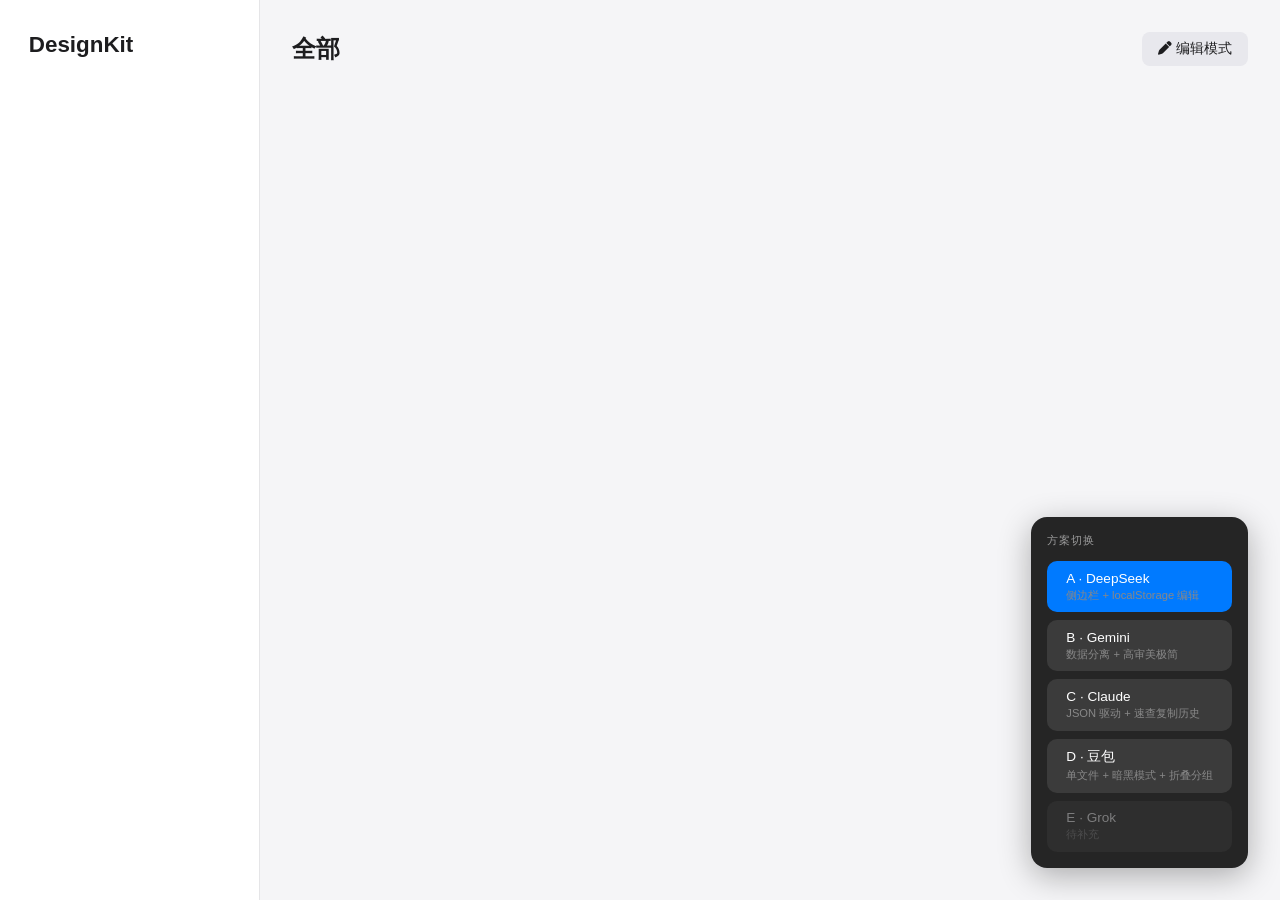
<file: schemes/compare.html>
<!DOCTYPE html>
<html lang="zh-CN">
<head>
<meta charset="UTF-8">
<meta name="viewport" content="width=device-width, initial-scale=1.0">
<title>DesignKit - 方案对比</title>
<style>
* { margin: 0; padding: 0; box-sizing: border-box; }
body { font-family: -apple-system, BlinkMacSystemFont, sans-serif; background: #f0f0f0; }
.switcher {
    position: fixed;
    bottom: 2rem;
    right: 2rem;
    z-index: 9999;
    display: flex;
    flex-direction: column;
    gap: 0.5rem;
    background: rgba(0,0,0,0.85);
    backdrop-filter: blur(10px);
    padding: 1rem;
    border-radius: 16px;
    box-shadow: 0 8px 32px rgba(0,0,0,0.3);
}
.switcher-title {
    color: #999;
    font-size: 0.7rem;
    text-transform: uppercase;
    letter-spacing: 0.1em;
    margin-bottom: 0.3rem;
}
.switcher button {
    padding: 0.6rem 1.2rem;
    border: none;
    border-radius: 10px;
    font-size: 0.85rem;
    font-weight: 500;
    cursor: pointer;
    transition: all 0.2s;
    background: rgba(255,255,255,0.1);
    color: #fff;
    text-align: left;
}
.switcher button:hover { background: rgba(255,255,255,0.2); }
.switcher button.active { background: #007AFF; color: #fff; }
.switcher .scheme-label { font-size: 0.7rem; color: #888; margin-top: 2px; }
iframe {
    width: 100%;
    height: 100vh;
    border: none;
    display: block;
}
</style>
</head>
<body>
<iframe id="preview" src="deepseek.html"></iframe>

<div class="switcher">
    <div class="switcher-title">方案切换</div>
    <button class="active" onclick="switchScheme('deepseek.html', this)">
        A · DeepSeek
        <div class="scheme-label">侧边栏 + localStorage 编辑</div>
    </button>
    <button onclick="switchScheme('gemini.html', this)">
        B · Gemini
        <div class="scheme-label">数据分离 + 高审美极简</div>
    </button>
    <button onclick="switchScheme('claude.html', this)">
        C · Claude
        <div class="scheme-label">JSON 驱动 + 速查复制历史</div>
    </button>
    <button onclick="switchScheme('doubao.html', this)">
        D · 豆包
        <div class="scheme-label">单文件 + 暗黑模式 + 折叠分组</div>
    </button>
    <button onclick="switchScheme('#', this)" disabled style="opacity:0.4">
        E · Grok
        <div class="scheme-label">待补充</div>
    </button>
</div>

<script>
function switchScheme(url, btn) {
    document.getElementById('preview').src = url;
    document.querySelectorAll('.switcher button').forEach(b => b.classList.remove('active'));
    btn.classList.add('active');
}
</script>
</body>
</html>
</file>
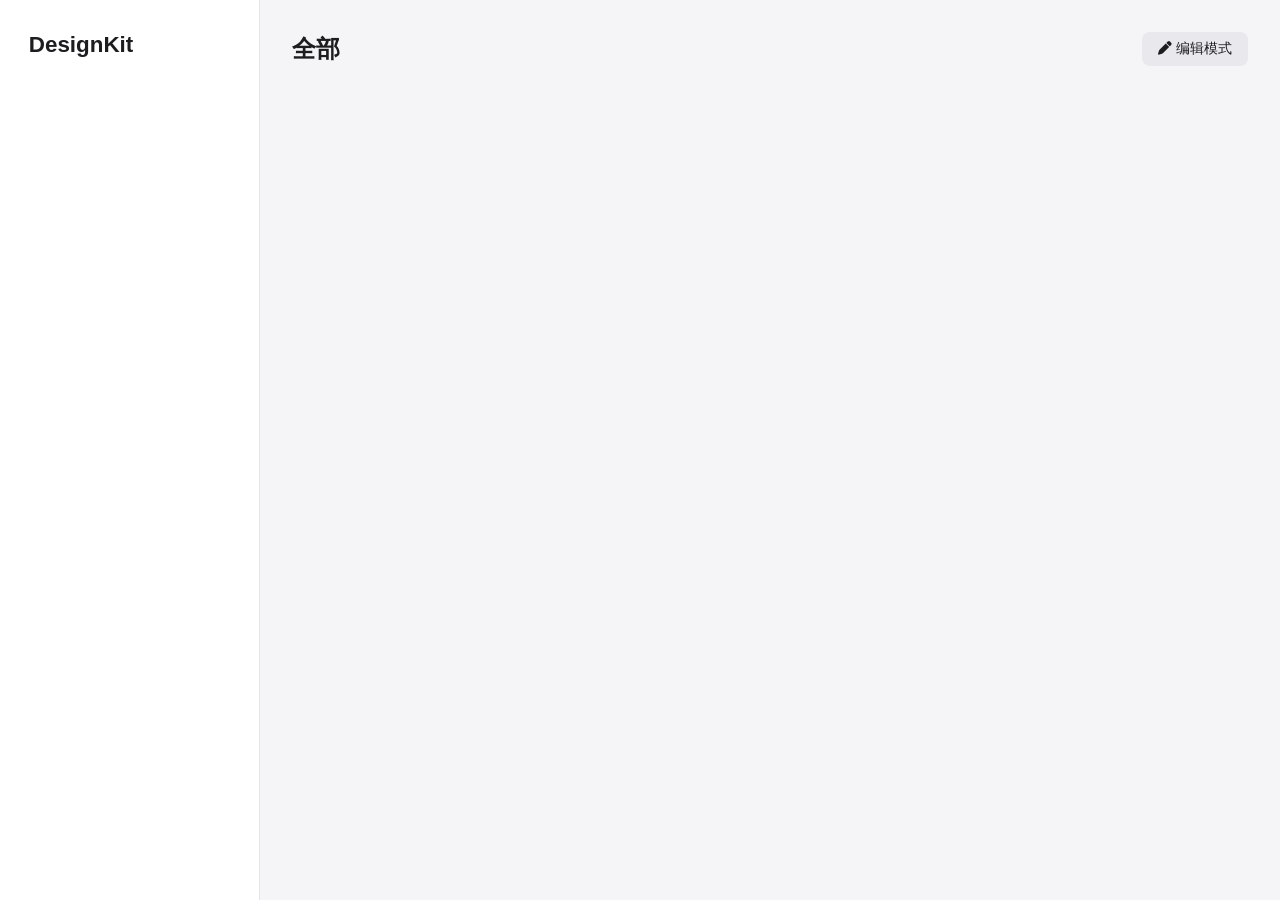
<file: schemes/deepseek.html>
<!DOCTYPE html>
<html lang="zh-CN">
<head>
<meta charset="UTF-8">
<meta name="viewport" content="width=device-width, initial-scale=1.0">
<title>DesignKit - DeepSeek 方案</title>
<link rel="stylesheet" href="https://cdnjs.cloudflare.com/ajax/libs/font-awesome/6.5.0/css/all.min.css">
<style>
* { margin: 0; padding: 0; box-sizing: border-box; }
body {
    font-family: -apple-system, BlinkMacSystemFont, "Segoe UI", Roboto, sans-serif;
    background: #F5F5F7;
    color: #1d1d1f;
    min-height: 100vh;
}
.app { display: flex; min-height: 100vh; }
.sidebar {
    width: 260px;
    background: #fff;
    border-right: 1px solid #e5e5e7;
    padding: 2rem 1rem;
    position: fixed;
    top: 0;
    left: 0;
    height: 100vh;
    overflow-y: auto;
    z-index: 30;
}
.sidebar h1 { font-size: 1.4rem; font-weight: 700; padding: 0 0.8rem; margin-bottom: 1.5rem; }
.sidebar-item {
    display: block;
    width: 100%;
    padding: 0.7rem 0.8rem;
    border: none;
    background: none;
    text-align: left;
    font-size: 0.9rem;
    color: #666;
    border-radius: 8px;
    cursor: pointer;
    transition: all 0.15s;
}
.sidebar-item:hover { background: #f0f0f2; color: #1d1d1f; }
.sidebar-item.active { background: #e8e8ed; color: #1d1d1f; font-weight: 500; }
.main { margin-left: 260px; flex: 1; padding: 2rem; }
.top-bar {
    display: flex;
    justify-content: space-between;
    align-items: center;
    margin-bottom: 2rem;
}
.top-bar h2 { font-size: 1.5rem; font-weight: 600; }
.btn {
    padding: 0.5rem 1rem;
    border: none;
    border-radius: 8px;
    font-size: 0.85rem;
    cursor: pointer;
    transition: all 0.15s;
    background: #e8e8ed;
    color: #1d1d1f;
}
.btn:hover { background: #d8d8dd; }
.btn-primary { background: #007AFF; color: #fff; }
.btn-primary:hover { background: #0066d6; }
.btn-danger { background: #FF3B30; color: #fff; }
.btn-danger:hover { background: #d63029; }
.cards-grid {
    display: grid;
    grid-template-columns: repeat(auto-fill, minmax(280px, 1fr));
    gap: 1rem;
}
.card {
    background: #fff;
    border-radius: 16px;
    padding: 1.2rem;
    box-shadow: 0 2px 8px rgba(0,0,0,0.04);
    transition: all 0.2s;
    position: relative;
    cursor: pointer;
}
.card:hover { transform: translateY(-2px); box-shadow: 0 6px 20px rgba(0,0,0,0.08); }
.card-title { font-size: 1rem; font-weight: 600; margin-bottom: 0.4rem; }
.card-desc { font-size: 0.82rem; color: #86868b; line-height: 1.4; }
.card-type-link .card-url { font-size: 0.75rem; color: #007AFF; margin-top: 0.5rem; word-break: break-all; }
.card-type-copy { border-left: 3px solid #007AFF; }
.card-type-copy .copy-hint { font-size: 0.75rem; color: #007AFF; margin-top: 0.5rem; }
.card-type-memo { border-left: 3px solid #FF9500; }
.card-actions {
    position: absolute;
    top: 0.8rem;
    right: 0.8rem;
    display: none;
    gap: 0.4rem;
}
.editing .card-actions { display: flex; }
.card-actions button {
    width: 28px;
    height: 28px;
    border: none;
    border-radius: 6px;
    background: #f0f0f2;
    cursor: pointer;
    font-size: 0.75rem;
    display: flex;
    align-items: center;
    justify-content: center;
}
.card-actions button:hover { background: #e0e0e5; }
.copied-toast {
    position: absolute;
    top: 50%;
    left: 50%;
    transform: translate(-50%, -50%);
    background: #1d1d1f;
    color: #fff;
    padding: 0.5rem 1rem;
    border-radius: 8px;
    font-size: 0.8rem;
    opacity: 0;
    transition: opacity 0.3s;
    pointer-events: none;
}
.copied-toast.show { opacity: 1; }

/* Add form */
.add-form {
    display: none;
    background: #fff;
    border-radius: 16px;
    padding: 1.5rem;
    margin-bottom: 1.5rem;
    box-shadow: 0 2px 8px rgba(0,0,0,0.04);
}
.add-form.visible { display: block; }
.form-row { margin-bottom: 1rem; }
.form-row label { display: block; font-size: 0.8rem; color: #86868b; margin-bottom: 0.3rem; }
.form-row input, .form-row select, .form-row textarea {
    width: 100%;
    padding: 0.6rem 0.8rem;
    border: 1px solid #e5e5e7;
    border-radius: 8px;
    font-size: 0.9rem;
    outline: none;
}
.form-row input:focus, .form-row select:focus, .form-row textarea:focus { border-color: #007AFF; }
.form-actions { display: flex; gap: 0.5rem; }

/* Mobile */
.mobile-nav { display: none; }
@media (max-width: 768px) {
    .sidebar { display: none; }
    .main { margin-left: 0; padding: 1rem; }
    .mobile-nav {
        display: block;
        padding: 1rem;
        background: #fff;
        border-bottom: 1px solid #e5e5e7;
        position: sticky;
        top: 0;
        z-index: 20;
    }
    .mobile-nav select {
        width: 100%;
        padding: 0.6rem;
        border: 1px solid #e5e5e7;
        border-radius: 8px;
        font-size: 0.9rem;
    }
    .cards-grid { grid-template-columns: repeat(auto-fill, minmax(160px, 1fr)); }
}

/* Export/Import */
.data-actions { display: flex; gap: 0.5rem; margin-top: 1rem; padding: 0 0.8rem; }
.data-actions .btn { font-size: 0.75rem; padding: 0.4rem 0.7rem; }
</style>
</head>
<body>
<div class="app" id="app">
    <aside class="sidebar" id="sidebar">
        <h1>DesignKit</h1>
        <div id="sidebar-cats"></div>
        <div class="data-actions" id="data-actions" style="display:none;">
            <button class="btn" onclick="exportData()"><i class="fas fa-download"></i> 导出</button>
            <button class="btn" onclick="document.getElementById('import-file').click()"><i class="fas fa-upload"></i> 导入</button>
            <input type="file" id="import-file" accept=".json" style="display:none" onchange="importData(event)">
        </div>
    </aside>
    <div class="mobile-nav">
        <select id="mobile-cat-select" onchange="selectCategory(this.value)"></select>
    </div>
    <main class="main" id="main">
        <div class="top-bar">
            <h2 id="current-cat-title">全部</h2>
            <button class="btn" id="edit-toggle" onclick="toggleEdit()"><i class="fas fa-pen"></i> 编辑模式</button>
        </div>
        <div class="add-form" id="add-form">
            <h3 style="font-size:1rem;font-weight:600;margin-bottom:1rem;">添加卡片</h3>
            <div class="form-row">
                <label>类型</label>
                <select id="form-type" onchange="updateFormFields()">
                    <option value="link">链接</option>
                    <option value="memo">备忘速查</option>
                    <option value="copy">快捷复制</option>
                </select>
            </div>
            <div class="form-row">
                <label>标题</label>
                <input id="form-title" placeholder="网站名称 / 备忘标题">
            </div>
            <div class="form-row" id="form-url-row">
                <label>网址</label>
                <input id="form-url" placeholder="https://...">
            </div>
            <div class="form-row">
                <label>内容 / 描述</label>
                <textarea id="form-content" rows="2" placeholder="一句话描述或要复制的内容"></textarea>
            </div>
            <div class="form-row">
                <label>分类</label>
                <input id="form-category" list="cat-list" placeholder="选择或输入新分类">
                <datalist id="cat-list"></datalist>
            </div>
            <div class="form-actions">
                <button class="btn btn-primary" onclick="addCard()">添加</button>
                <button class="btn" onclick="cancelEdit()">取消</button>
            </div>
        </div>
        <div class="cards-grid" id="cards-grid"></div>
    </main>
</div>

<script>
const STORAGE_KEY = 'designkit_data';
const DEFAULT_DATA = {
    categories: ['灵感素材', '设计工具', '尺寸规范备忘', '常用颜色代码'],
    cards: [
        { id: 1, type: 'link', title: 'Behance', url: 'https://www.behance.net', content: '全球创意作品展示平台', category: '灵感素材' },
        { id: 2, type: 'link', title: 'Pinterest', url: 'https://www.pinterest.com', content: '视觉灵感瀑布流', category: '灵感素材' },
        { id: 3, type: 'link', title: '站酷', url: 'https://www.zcool.com.cn', content: '国内设计师社区', category: '灵感素材' },
        { id: 4, type: 'link', title: 'Coolors 配色', url: 'https://coolors.co', content: '一键生成配色方案', category: '设计工具' },
        { id: 5, type: 'link', title: 'Remove.bg', url: 'https://www.remove.bg', content: 'AI 自动抠图', category: '设计工具' },
        { id: 6, type: 'link', title: 'TinyPNG', url: 'https://tinypng.com', content: '图片无损压缩', category: '设计工具' },
        { id: 7, type: 'memo', title: '网页常用宽度', content: '1920×1080, 1440×900, 1366×768, 1280×720', category: '尺寸规范备忘' },
        { id: 8, type: 'memo', title: '移动端尺寸', content: 'iPhone 15 Pro: 393×852, 安卓基准: 360×800', category: '尺寸规范备忘' },
        { id: 9, type: 'copy', title: '主品牌色', content: '#3A86FF', category: '常用颜色代码' },
        { id: 10, type: 'copy', title: '成功绿', content: '#28A745', category: '常用颜色代码' },
        { id: 11, type: 'copy', title: '文字灰', content: '#6C757D', category: '常用颜色代码' }
    ]
};

let data = {};
let currentCat = '全部';
let editMode = false;
let editingId = null;

function loadData() {
    const stored = localStorage.getItem(STORAGE_KEY);
    if (stored) {
        data = JSON.parse(stored);
    } else {
        data = JSON.parse(JSON.stringify(DEFAULT_DATA));
        saveData();
    }
}

function saveData() {
    localStorage.setItem(STORAGE_KEY, JSON.stringify(data));
}

function render() {
    renderSidebar();
    renderCards();
    renderMobileNav();
    updateFormCatList();
}

function renderSidebar() {
    const el = document.getElementById('sidebar-cats');
    const allBtn = `<button class="sidebar-item ${currentCat === '全部' ? 'active' : ''}" onclick="selectCategory('全部')">全部</button>`;
    const cats = data.categories.map(c =>
        `<button class="sidebar-item ${currentCat === c ? 'active' : ''}" onclick="selectCategory('${c}')">${c}</button>`
    ).join('');
    el.innerHTML = allBtn + cats;
}

function renderMobileNav() {
    const sel = document.getElementById('mobile-cat-select');
    sel.innerHTML = `<option value="全部">全部</option>` +
        data.categories.map(c => `<option value="${c}" ${currentCat === c ? 'selected' : ''}>${c}</option>`).join('');
}

function renderCards() {
    const grid = document.getElementById('cards-grid');
    let cards = data.cards;
    if (currentCat !== '全部') cards = cards.filter(c => c.category === currentCat);

    grid.innerHTML = cards.map(card => {
        let typeClass = `card-type-${card.type}`;
        let inner = '';
        if (card.type === 'link') {
            const url = card.url.startsWith('http') ? card.url : 'https://' + card.url;
            inner = `
                <div class="card-title">${card.title}</div>
                <div class="card-desc">${card.content || ''}</div>
                <div class="card-url">${url}</div>
            `;
        } else if (card.type === 'memo') {
            inner = `
                <div class="card-title"><i class="fas fa-bookmark" style="color:#FF9500;margin-right:4px;font-size:0.8rem;"></i>${card.title}</div>
                <div class="card-desc">${card.content}</div>
            `;
        } else if (card.type === 'copy') {
            inner = `
                <div class="card-title"><i class="fas fa-copy" style="color:#007AFF;margin-right:4px;font-size:0.8rem;"></i>${card.title}</div>
                <div class="card-desc" style="font-family:monospace;font-size:0.9rem;">${card.content}</div>
                <div class="copy-hint">📋 点击复制</div>
                <div class="copied-toast" id="toast-${card.id}">已复制！</div>
            `;
        }
        return `
            <div class="card ${typeClass}" onclick="cardClick(${card.id})" data-id="${card.id}">
                ${inner}
                <div class="card-actions">
                    <button onclick="event.stopPropagation();editCard(${card.id})" title="编辑"><i class="fas fa-pen"></i></button>
                    <button onclick="event.stopPropagation();deleteCard(${card.id})" title="删除"><i class="fas fa-trash"></i></button>
                </div>
            </div>
        `;
    }).join('');

    document.getElementById('current-cat-title').textContent = currentCat;
}

function selectCategory(cat) {
    currentCat = cat;
    render();
}

function cardClick(id) {
    if (editMode) return;
    const card = data.cards.find(c => c.id === id);
    if (!card) return;
    if (card.type === 'link') {
        const url = card.url.startsWith('http') ? card.url : 'https://' + card.url;
        window.open(url, '_blank');
    } else if (card.type === 'copy') {
        navigator.clipboard.writeText(card.content).then(() => {
            const toast = document.getElementById(`toast-${id}`);
            if (toast) { toast.classList.add('show'); setTimeout(() => toast.classList.remove('show'), 1500); }
        });
    }
}

function toggleEdit() {
    editMode = !editMode;
    document.getElementById('app').classList.toggle('editing', editMode);
    document.getElementById('add-form').classList.toggle('visible', editMode);
    document.getElementById('data-actions').style.display = editMode ? 'flex' : 'none';
    document.getElementById('edit-toggle').innerHTML = editMode
        ? '<i class="fas fa-check"></i> 完成'
        : '<i class="fas fa-pen"></i> 编辑模式';
}

function updateFormFields() {
    const type = document.getElementById('form-type').value;
    document.getElementById('form-url-row').style.display = type === 'link' ? 'block' : 'none';
}

function updateFormCatList() {
    document.getElementById('cat-list').innerHTML = data.categories.map(c => `<option value="${c}">`).join('');
}

function addCard() {
    const type = document.getElementById('form-type').value;
    const title = document.getElementById('form-title').value.trim();
    const url = document.getElementById('form-url').value.trim();
    const content = document.getElementById('form-content').value.trim();
    const category = document.getElementById('form-category').value.trim();
    if (!title || !category) return alert('请填写标题和分类');
    if (!data.categories.includes(category)) data.categories.push(category);
    const id = Date.now();
    const card = { id, type, title, content, category };
    if (type === 'link') card.url = url;
    if (editingId) {
        const idx = data.cards.findIndex(c => c.id === editingId);
        if (idx >= 0) data.cards[idx] = { ...card, id: editingId };
        editingId = null;
    } else {
        data.cards.push(card);
    }
    saveData();
    clearForm();
    render();
}

function editCard(id) {
    const card = data.cards.find(c => c.id === id);
    if (!card) return;
    editingId = id;
    document.getElementById('form-type').value = card.type;
    document.getElementById('form-title').value = card.title;
    document.getElementById('form-url').value = card.url || '';
    document.getElementById('form-content').value = card.content || '';
    document.getElementById('form-category').value = card.category;
    updateFormFields();
    document.getElementById('add-form').classList.add('visible');
}

function deleteCard(id) {
    if (!confirm('确定删除？')) return;
    data.cards = data.cards.filter(c => c.id !== id);
    saveData();
    render();
}

function cancelEdit() {
    editingId = null;
    clearForm();
}

function clearForm() {
    document.getElementById('form-title').value = '';
    document.getElementById('form-url').value = '';
    document.getElementById('form-content').value = '';
    document.getElementById('form-category').value = '';
    editingId = null;
}

function exportData() {
    const blob = new Blob([JSON.stringify(data, null, 2)], { type: 'application/json' });
    const a = document.createElement('a');
    a.href = URL.createObjectURL(blob);
    a.download = 'designkit-data.json';
    a.click();
}

function importData(e) {
    const file = e.target.files[0];
    if (!file) return;
    const reader = new FileReader();
    reader.onload = function(ev) {
        try {
            data = JSON.parse(ev.target.result);
            saveData();
            render();
            alert('导入成功！');
        } catch { alert('文件格式错误'); }
    };
    reader.readAsText(file);
}

loadData();
render();
</script>
</body>
</html>
</file>
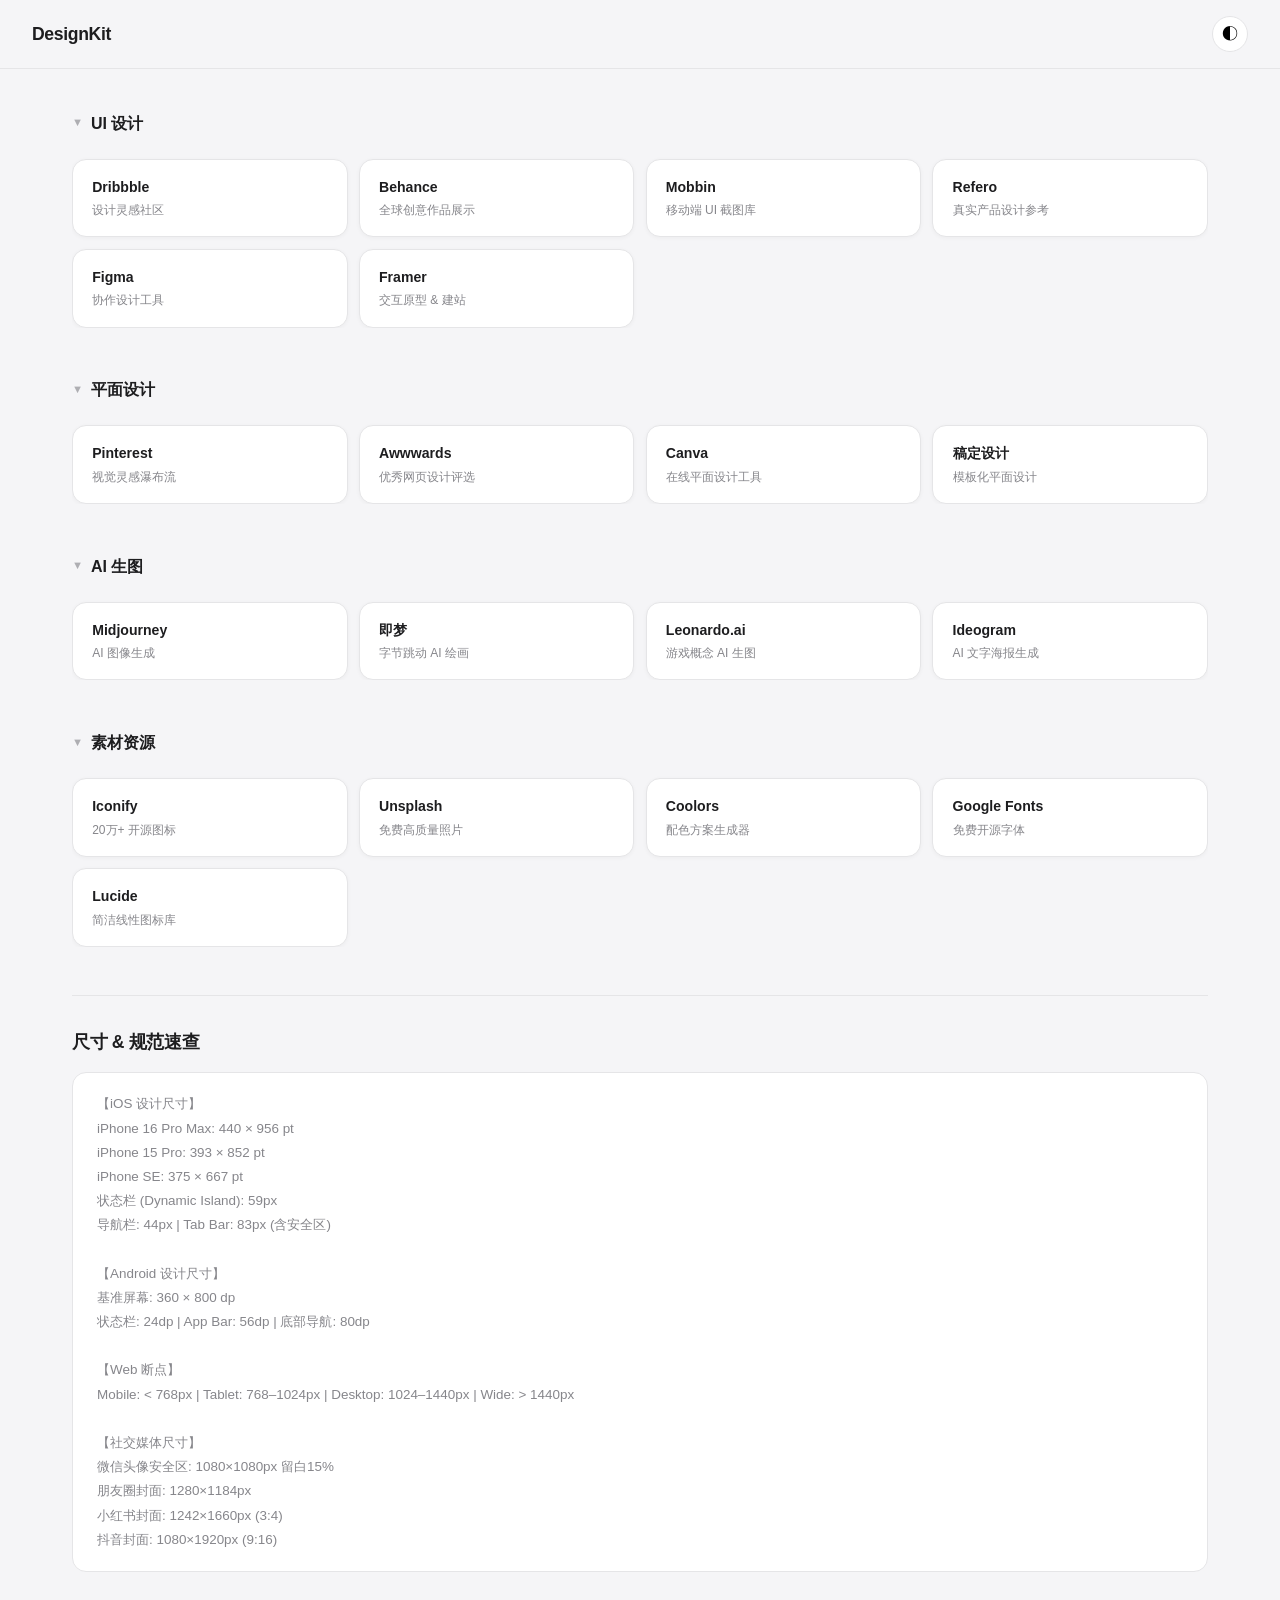
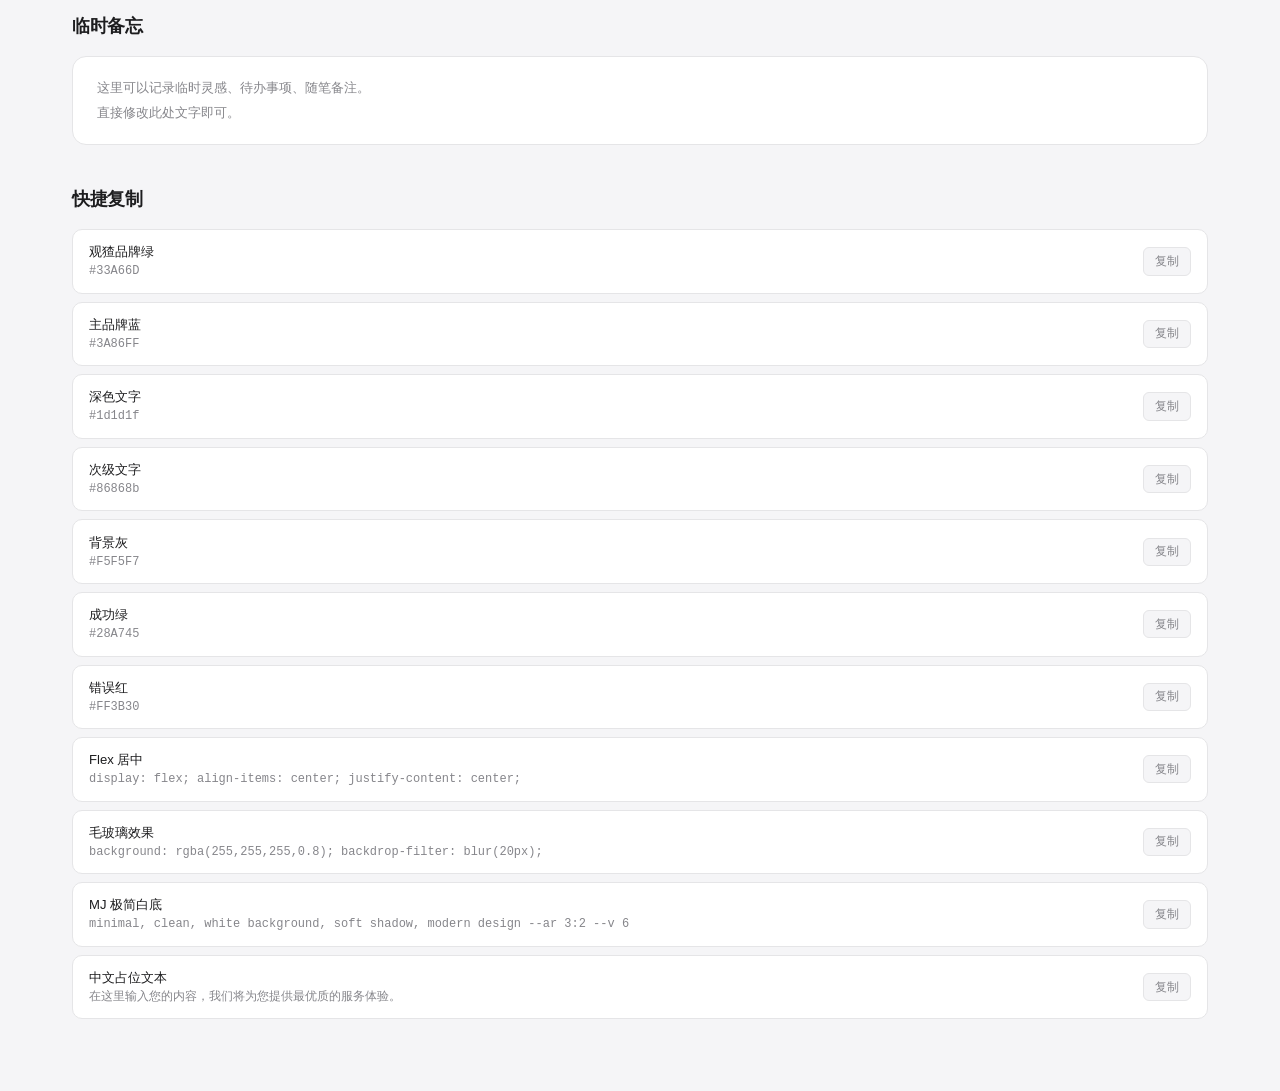
<file: schemes/doubao.html>
<!DOCTYPE html>
<html lang="zh-CN">
<head>
<meta charset="UTF-8">
<meta name="viewport" content="width=device-width, initial-scale=1.0">
<title>DesignKit</title>
<style>
/* ============================================================
   【CSS 样式代码区】- 禁止普通用户修改
   ============================================================ */
:root {
    --bg: #f5f5f7;
    --card-bg: #ffffff;
    --text: #1d1d1f;
    --text-secondary: #86868b;
    --text-tertiary: #aeaeb2;
    --border: #e5e5e7;
    --hover: #f0f0f2;
    --radius: 14px;
    --shadow: 0 1px 4px rgba(0,0,0,0.04);
}
[data-theme="dark"] {
    --bg: #1c1c1e;
    --card-bg: #2c2c2e;
    --text: #f5f5f7;
    --text-secondary: #98989d;
    --text-tertiary: #636366;
    --border: #3a3a3c;
    --hover: #3a3a3c;
    --shadow: 0 1px 4px rgba(0,0,0,0.2);
}
* { margin: 0; padding: 0; box-sizing: border-box; }
body {
    font-family: -apple-system, BlinkMacSystemFont, "Segoe UI", "PingFang SC", sans-serif;
    background: var(--bg);
    color: var(--text);
    line-height: 1.6;
    -webkit-font-smoothing: antialiased;
    transition: background 0.3s, color 0.3s;
}
.top-bar {
    position: sticky;
    top: 0;
    z-index: 100;
    background: var(--bg);
    border-bottom: 1px solid var(--border);
    padding: 1rem 2rem;
    display: flex;
    align-items: center;
    justify-content: space-between;
    transition: background 0.3s;
}
.top-bar h1 { font-size: 1.1rem; font-weight: 700; letter-spacing: -0.02em; }
.theme-btn {
    width: 36px; height: 36px;
    border: 1px solid var(--border);
    border-radius: 50%;
    background: var(--card-bg);
    cursor: pointer;
    font-size: 1rem;
    display: flex; align-items: center; justify-content: center;
    transition: all 0.2s;
}
.theme-btn:hover { background: var(--hover); }
.container { max-width: 1200px; margin: 0 auto; padding: 2rem; }
.group { margin-bottom: 2.5rem; }
.group-header {
    display: flex; align-items: center; gap: 0.5rem;
    cursor: pointer; padding: 0.6rem 0; user-select: none;
}
.group-header h2 {
    font-size: 1rem; font-weight: 600; letter-spacing: -0.01em;
}
.group-arrow {
    font-size: 0.7rem; color: var(--text-tertiary);
    transition: transform 0.2s;
}
.group.collapsed .group-arrow { transform: rotate(-90deg); }
.group-content {
    overflow: hidden;
    max-height: 2000px;
    transition: max-height 0.3s ease, opacity 0.2s;
    opacity: 1;
}
.group.collapsed .group-content { max-height: 0; opacity: 0; }
.cards-grid {
    display: grid;
    grid-template-columns: repeat(auto-fill, minmax(220px, 1fr));
    gap: 0.7rem;
    margin-top: 0.8rem;
}
.card {
    background: var(--card-bg);
    border: 1px solid var(--border);
    border-radius: var(--radius);
    padding: 1rem 1.2rem;
    text-decoration: none;
    color: inherit;
    display: block;
    transition: all 0.15s;
    box-shadow: var(--shadow);
}
.card:hover { background: var(--hover); transform: translateY(-1px); }
.card-name { font-size: 0.88rem; font-weight: 600; margin-bottom: 0.2rem; }
.card-desc { font-size: 0.75rem; color: var(--text-secondary); }
.section-divider {
    border: none;
    border-top: 1px solid var(--border);
    margin: 3rem 0 2rem;
}
.aux-section { margin-bottom: 2.5rem; }
.aux-title { font-size: 1.1rem; font-weight: 700; margin-bottom: 1rem; letter-spacing: -0.02em; }
.aux-content {
    background: var(--card-bg);
    border: 1px solid var(--border);
    border-radius: var(--radius);
    padding: 1.2rem 1.5rem;
    font-size: 0.84rem;
    line-height: 1.8;
    color: var(--text-secondary);
    white-space: pre-line;
}
.copy-list { display: flex; flex-direction: column; gap: 0.5rem; }
.copy-item {
    display: flex; align-items: center; justify-content: space-between;
    background: var(--card-bg);
    border: 1px solid var(--border);
    border-radius: 10px;
    padding: 0.7rem 1rem;
    gap: 1rem;
}
.copy-item-left { flex: 1; min-width: 0; }
.copy-item-label { font-size: 0.82rem; font-weight: 500; }
.copy-item-value {
    font-size: 0.75rem; color: var(--text-secondary);
    font-family: "SF Mono", Menlo, monospace;
    overflow: hidden; text-overflow: ellipsis; white-space: nowrap;
}
.copy-btn {
    padding: 0.35rem 0.7rem;
    border: 1px solid var(--border);
    border-radius: 6px;
    background: var(--bg);
    color: var(--text-secondary);
    font-size: 0.72rem;
    cursor: pointer;
    white-space: nowrap;
    transition: all 0.15s;
}
.copy-btn:hover { background: var(--hover); color: var(--text); }
.toast {
    position: fixed; bottom: 2rem; left: 50%;
    transform: translateX(-50%) translateY(10px);
    background: var(--text); color: var(--bg);
    padding: 0.5rem 1.2rem; border-radius: 8px;
    font-size: 0.8rem; font-weight: 500;
    opacity: 0; transition: all 0.25s;
    pointer-events: none; z-index: 999;
}
.toast.show { opacity: 1; transform: translateX(-50%) translateY(0); }
@media (max-width: 768px) {
    .container { padding: 1.2rem; }
    .cards-grid { grid-template-columns: 1fr; }
    .top-bar { padding: 0.8rem 1.2rem; }
}
</style>
</head>
<body>

<!-- ============================================================
     【全局基础配置区】- 可修改页面标题
     ============================================================ -->
<div class="top-bar">
    <h1>DesignKit</h1>
    <button class="theme-btn" onclick="toggleTheme()" title="切换主题">◐</button>
</div>

<div class="container">

<!-- ============================================================
     【链接分组&卡片内容区】- 核心内容修改区
     说明：每个 group 是一个分组，修改 h2 文字改分组名
     每个 card 是一张卡片，修改 href/名称/描述即可
     新增分组：复制整个 <div class="group"> 块粘贴
     新增卡片：复制一个 <a class="card"> 块粘贴到对应分组内
     ============================================================ -->

<div class="group" id="links-section"></div>

<!-- ============================================================
     【设计规范+备忘内容区】
     ============================================================ -->
<hr class="section-divider">

<div id="specs-section"></div>
<div id="memo-section"></div>

<!-- ============================================================
     【快捷复制条目内容区】
     ============================================================ -->
<div id="copy-section"></div>

</div>

<div class="toast" id="toast"></div>

<script>
/* ============================================================
   【数据配置区】- 所有内容在此修改
   ============================================================ */

// ---- 分组默认状态：true = 默认展开，false = 默认折叠 ----
const DEFAULT_EXPANDED = true;

// ---- 链接分组数据 ----
const LINK_GROUPS = [
    {
        name: "UI 设计",
        links: [
            { name: "Dribbble", url: "https://dribbble.com", desc: "设计灵感社区" },
            { name: "Behance", url: "https://www.behance.net", desc: "全球创意作品展示" },
            { name: "Mobbin", url: "https://mobbin.com", desc: "移动端 UI 截图库" },
            { name: "Refero", url: "https://refero.design", desc: "真实产品设计参考" },
            { name: "Figma", url: "https://www.figma.com", desc: "协作设计工具" },
            { name: "Framer", url: "https://framer.com", desc: "交互原型 & 建站" },
        ]
    },
    {
        name: "平面设计",
        links: [
            { name: "Pinterest", url: "https://www.pinterest.com", desc: "视觉灵感瀑布流" },
            { name: "Awwwards", url: "https://www.awwwards.com", desc: "优秀网页设计评选" },
            { name: "Canva", url: "https://www.canva.com", desc: "在线平面设计工具" },
            { name: "稿定设计", url: "https://www.gaoding.com", desc: "模板化平面设计" },
        ]
    },
    {
        name: "AI 生图",
        links: [
            { name: "Midjourney", url: "https://midjourney.com", desc: "AI 图像生成" },
            { name: "即梦", url: "https://jimeng.jianying.com", desc: "字节跳动 AI 绘画" },
            { name: "Leonardo.ai", url: "https://leonardo.ai", desc: "游戏概念 AI 生图" },
            { name: "Ideogram", url: "https://ideogram.ai", desc: "AI 文字海报生成" },
        ]
    },
    {
        name: "素材资源",
        links: [
            { name: "Iconify", url: "https://iconify.design", desc: "20万+ 开源图标" },
            { name: "Unsplash", url: "https://unsplash.com", desc: "免费高质量照片" },
            { name: "Coolors", url: "https://coolors.co", desc: "配色方案生成器" },
            { name: "Google Fonts", url: "https://fonts.google.com", desc: "免费开源字体" },
            { name: "Lucide", url: "https://lucide.dev", desc: "简洁线性图标库" },
        ]
    }
];

// ---- 尺寸规范速查内容 ----
const SPECS_CONTENT = `【iOS 设计尺寸】
iPhone 16 Pro Max: 440 × 956 pt
iPhone 15 Pro: 393 × 852 pt
iPhone SE: 375 × 667 pt
状态栏 (Dynamic Island): 59px
导航栏: 44px | Tab Bar: 83px (含安全区)

【Android 设计尺寸】
基准屏幕: 360 × 800 dp
状态栏: 24dp | App Bar: 56dp | 底部导航: 80dp

【Web 断点】
Mobile: < 768px | Tablet: 768–1024px | Desktop: 1024–1440px | Wide: > 1440px

【社交媒体尺寸】
微信头像安全区: 1080×1080px 留白15%
朋友圈封面: 1280×1184px
小红书封面: 1242×1660px (3:4)
抖音封面: 1080×1920px (9:16)`;

// ---- 临时备忘内容 ----
const MEMO_CONTENT = `这里可以记录临时灵感、待办事项、随笔备注。
直接修改此处文字即可。`;

// ---- 快捷复制条目 ----
const COPY_ITEMS = [
    { label: "观猹品牌绿", value: "#33A66D" },
    { label: "主品牌蓝", value: "#3A86FF" },
    { label: "深色文字", value: "#1d1d1f" },
    { label: "次级文字", value: "#86868b" },
    { label: "背景灰", value: "#F5F5F7" },
    { label: "成功绿", value: "#28A745" },
    { label: "错误红", value: "#FF3B30" },
    { label: "Flex 居中", value: "display: flex; align-items: center; justify-content: center;" },
    { label: "毛玻璃效果", value: "background: rgba(255,255,255,0.8); backdrop-filter: blur(20px);" },
    { label: "MJ 极简白底", value: "minimal, clean, white background, soft shadow, modern design --ar 3:2 --v 6" },
    { label: "中文占位文本", value: "在这里输入您的内容，我们将为您提供最优质的服务体验。" },
];

/* ============================================================
   【JavaScript 交互代码区】- 禁止普通用户修改
   ============================================================ */

function render() {
    renderLinks();
    renderSpecs();
    renderMemo();
    renderCopy();
}

function renderLinks() {
    const container = document.getElementById('links-section');
    container.innerHTML = LINK_GROUPS.map((group, i) => `
        <div class="group ${DEFAULT_EXPANDED ? '' : 'collapsed'}">
            <div class="group-header" onclick="toggleGroup(this)">
                <span class="group-arrow">▼</span>
                <h2>${group.name}</h2>
            </div>
            <div class="group-content">
                <div class="cards-grid">
                    ${group.links.map(link => `
                        <a href="${link.url}" target="_blank" rel="noopener" class="card">
                            <div class="card-name">${link.name}</div>
                            <div class="card-desc">${link.desc}</div>
                        </a>
                    `).join('')}
                </div>
            </div>
        </div>
    `).join('');
}

function renderSpecs() {
    document.getElementById('specs-section').innerHTML = `
        <div class="aux-section">
            <h3 class="aux-title">尺寸 & 规范速查</h3>
            <div class="aux-content">${SPECS_CONTENT}</div>
        </div>
    `;
}

function renderMemo() {
    document.getElementById('memo-section').innerHTML = `
        <div class="aux-section">
            <h3 class="aux-title">临时备忘</h3>
            <div class="aux-content">${MEMO_CONTENT}</div>
        </div>
    `;
}

function renderCopy() {
    document.getElementById('copy-section').innerHTML = `
        <div class="aux-section">
            <h3 class="aux-title">快捷复制</h3>
            <div class="copy-list">
                ${COPY_ITEMS.map((item, i) => `
                    <div class="copy-item">
                        <div class="copy-item-left">
                            <div class="copy-item-label">${item.label}</div>
                            <div class="copy-item-value">${item.value}</div>
                        </div>
                        <button class="copy-btn" onclick="copyText('${item.value.replace(/'/g, "\\'")}')">复制</button>
                    </div>
                `).join('')}
            </div>
        </div>
    `;
}

function toggleGroup(header) {
    header.parentElement.classList.toggle('collapsed');
}

function toggleTheme() {
    const isDark = document.documentElement.getAttribute('data-theme') === 'dark';
    document.documentElement.setAttribute('data-theme', isDark ? '' : 'dark');
    localStorage.setItem('theme', isDark ? 'light' : 'dark');
}

function copyText(text) {
    navigator.clipboard.writeText(text).then(() => {
        const toast = document.getElementById('toast');
        toast.textContent = '复制成功';
        toast.classList.add('show');
        clearTimeout(toast._t);
        toast._t = setTimeout(() => toast.classList.remove('show'), 2000);
    });
}

// Init theme
const savedTheme = localStorage.getItem('theme');
if (savedTheme === 'dark') document.documentElement.setAttribute('data-theme', 'dark');

render();
</script>
</body>
</html>
</file>
